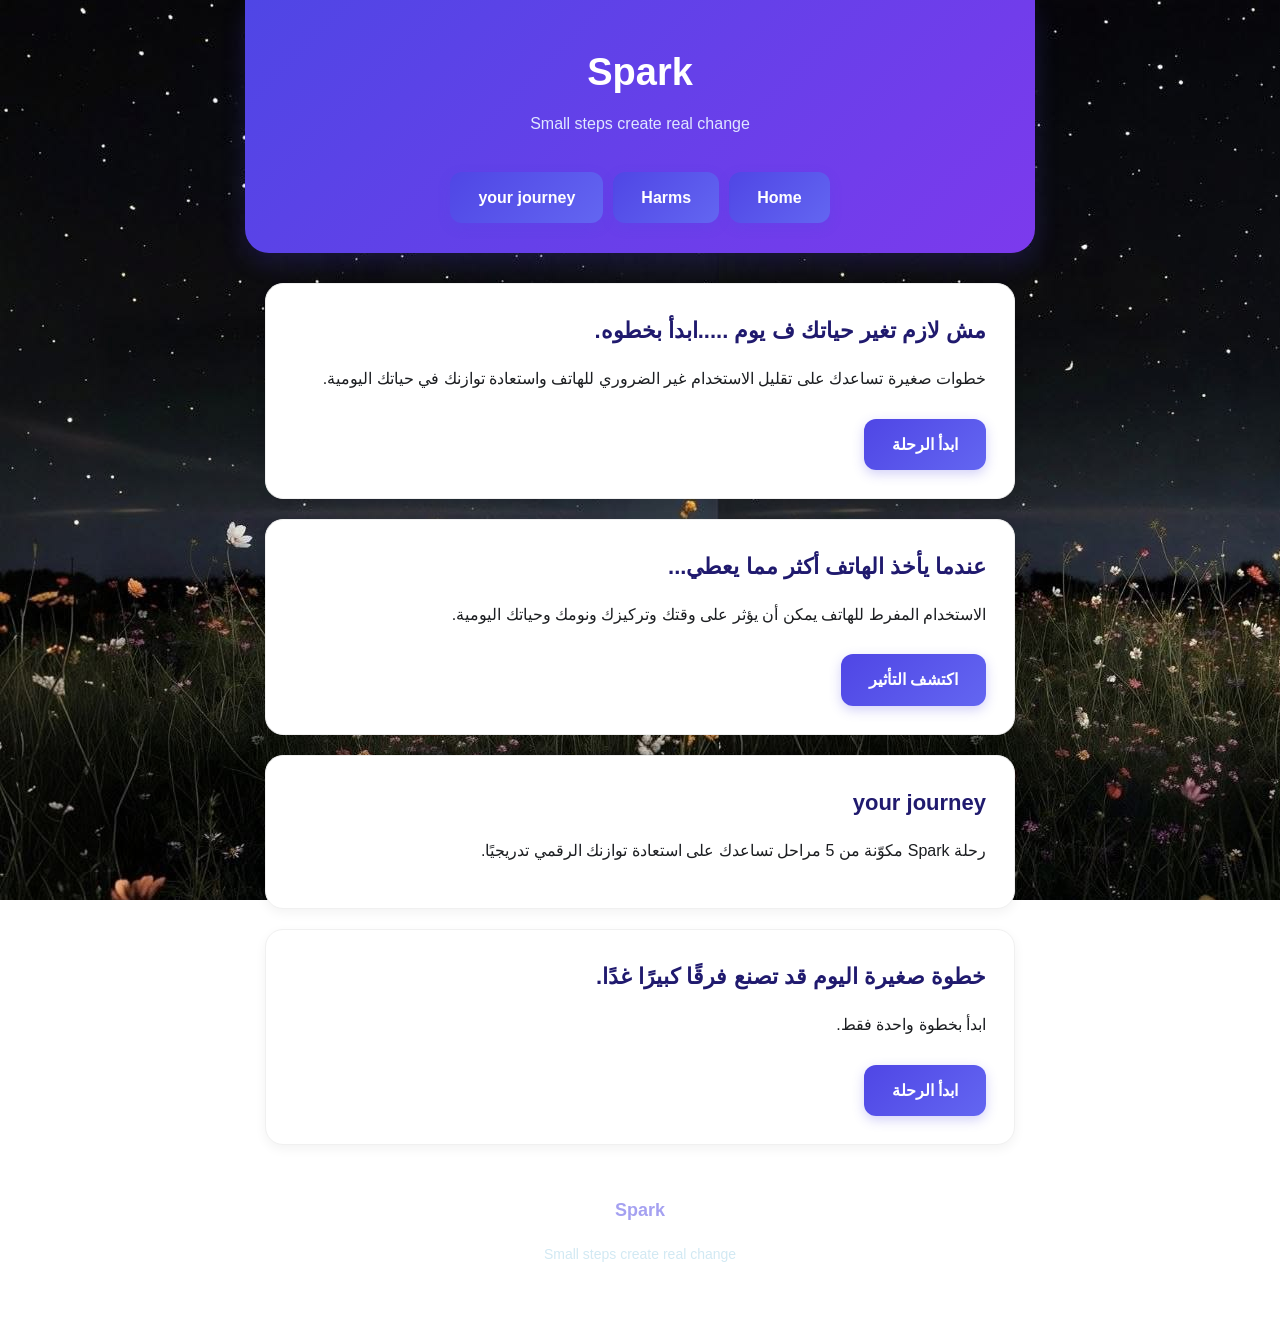
<file: index.html>
<!DOCTYPE html>
<html lang="ar" dir="rtl">

<head>
    <meta charset="UTF-8">
    <meta name="viewport" content="width=device-width, initial-scale=1.0">
    <title>Spark</title>
    <meta name="description" content="خلى وقتك ليك مش للشاشه .">
    <meta name="author" content="shahd mamdouh">
    <link rel="stylesheet" href="style.css">
    <link rel="icon" href="7.jpeg" type="image/x.ico">
</head>

<body>
    <header>
        <h1>Spark</h1>
        <p>Small steps create real change</p>
        <nav>
            <a href="index.html">Home</a>
            <a href="index2.html">Harms</a>
            <a href="index3.html">your journey</a>
        </nav>
    </header>


    <main>

        <section>
            <h2>مش لازم تغير حياتك ف يوم .....ابدأ بخطوه. </h2>
            <p>
                خطوات صغيرة تساعدك على تقليل الاستخدام غير الضروري للهاتف
                واستعادة توازنك في حياتك اليومية.
            </p>

            <a href="index3.html">ابدأ الرحلة</a>
        </section>


        <section>
            <h2>عندما يأخذ الهاتف أكثر مما يعطي...</h2>

            <p>
                الاستخدام المفرط للهاتف يمكن أن يؤثر على وقتك وتركيزك
                ونومك وحياتك اليومية.
            </p>

            <a href="index2.html">اكتشف التأثير</a>
        </section>


        <section>
            <h2>your journey</h2>
            <p> رحلة Spark مكوّنة من 5 مراحل تساعدك على استعادة توازنك الرقمي تدريجيًا.
            </p>

        </section>

        <section>
            <h2>خطوة صغيرة اليوم قد تصنع فرقًا كبيرًا غدًا.</h2>

            <p>ابدأ بخطوة واحدة فقط.</p>

            <a href="index3.html">ابدأ الرحلة</a>
        </section>

    </main>


    <footer>
        <h3>Spark</h3>
        <p>Small steps create real change</p>
    </footer>

</body>

</html>
</file>
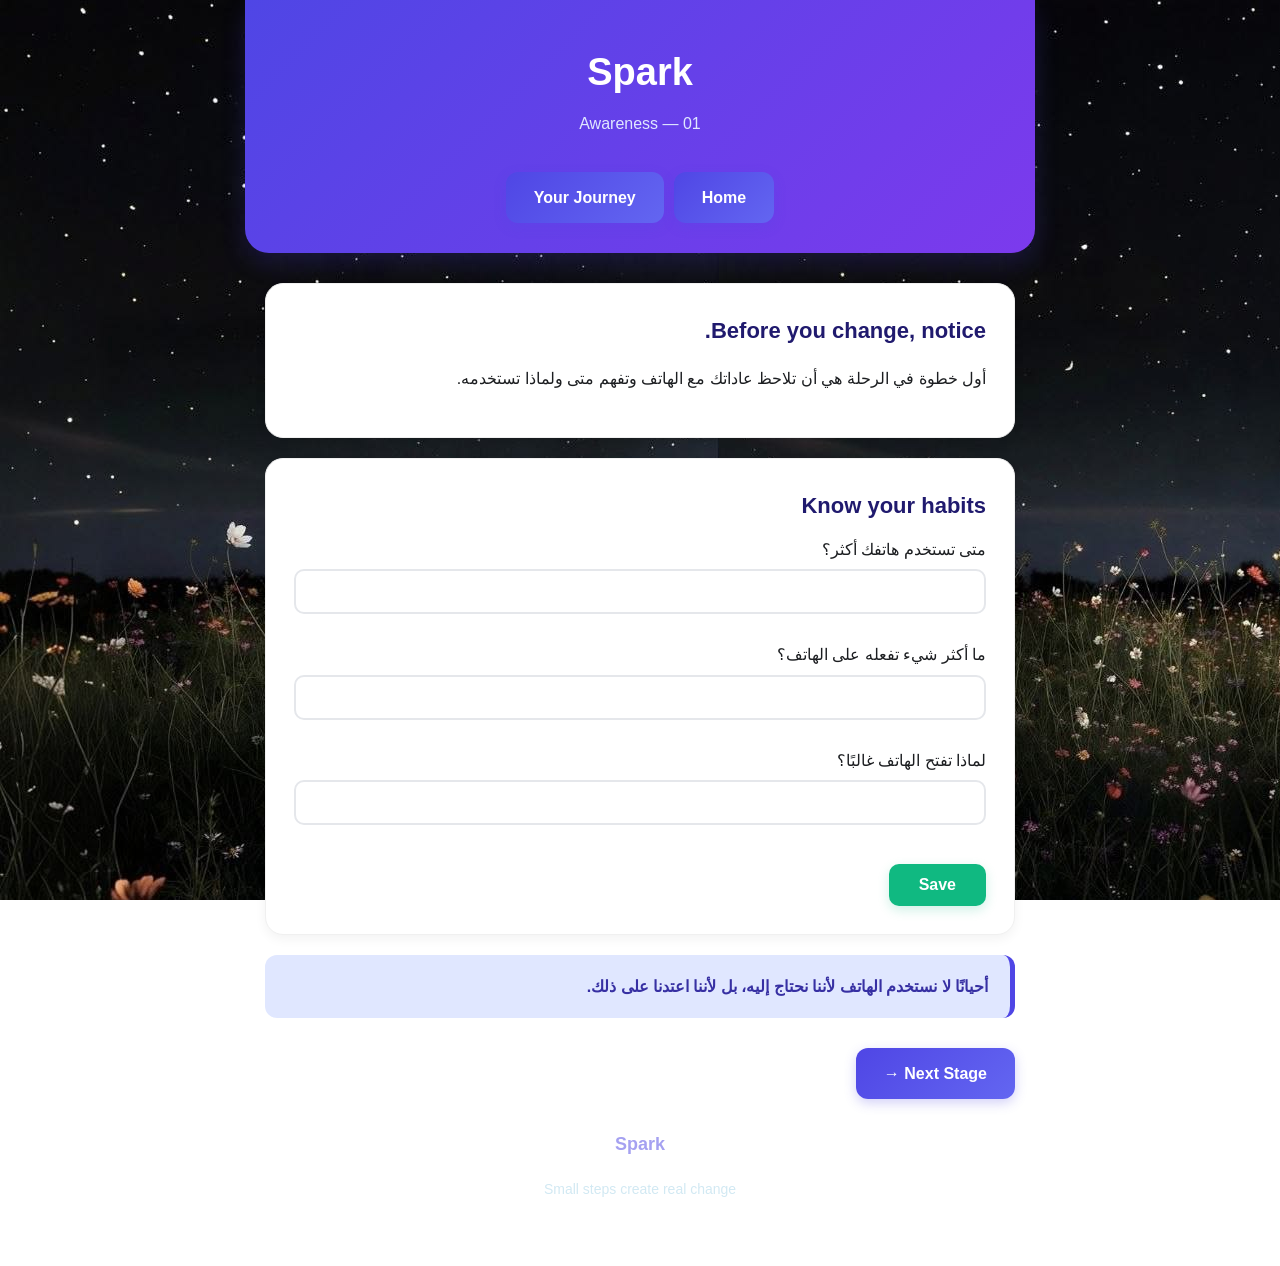
<file: awareness.html>
<!DOCTYPE html>
<html lang="ar" dir="rtl">

<head>
    <meta charset="UTF-8">
    <meta name="viewport" content="width=device-width, initial-scale=1.0">
    <title>Awareness</title>
    <meta name="description" content="Understand your relationship with your phone.">
    <link rel="stylesheet" href="style.css">
</head>

<body>

    <header>
        <h1>Spark</h1>
        <p>01 — Awareness</p> 
        <nav>
            <a href="index.html">Home</a>
            <a href="journey.html">Your Journey</a>
    
    </header>

    <main>

        <section>
            <h2>Before you change, notice.</h2>

            <p>
                أول خطوة في الرحلة هي أن تلاحظ عاداتك مع الهاتف
                وتفهم متى ولماذا تستخدمه.
            </p>
        </section>

        <section>

            <h2>Know your habits</h2>

            <form>

                <label ID="1">متى تستخدم هاتفك أكثر؟</label>
                <input  FOR="#1" type="text">

                <br><br>

                <label id="2">ما أكثر شيء تفعله على الهاتف؟</label>
                <input for="#2" type="text">

                <br><br>

                <label id="3">لماذا تفتح الهاتف غالبًا؟</label>
                <input for="#3" type="text">

                <br><br>

                <button>Save</button>

            </form>

        </section>

        <blockquote>
            أحيانًا لا نستخدم الهاتف لأننا نحتاج إليه،
            بل لأننا اعتدنا على ذلك.
        </blockquote>

        <a href="control.html">Next Stage →</a>

    </main>

    <footer>
        <h3>Spark</h3>
        <p>Small steps create real change</p>
    </footer>

</body>

</html>
</file>
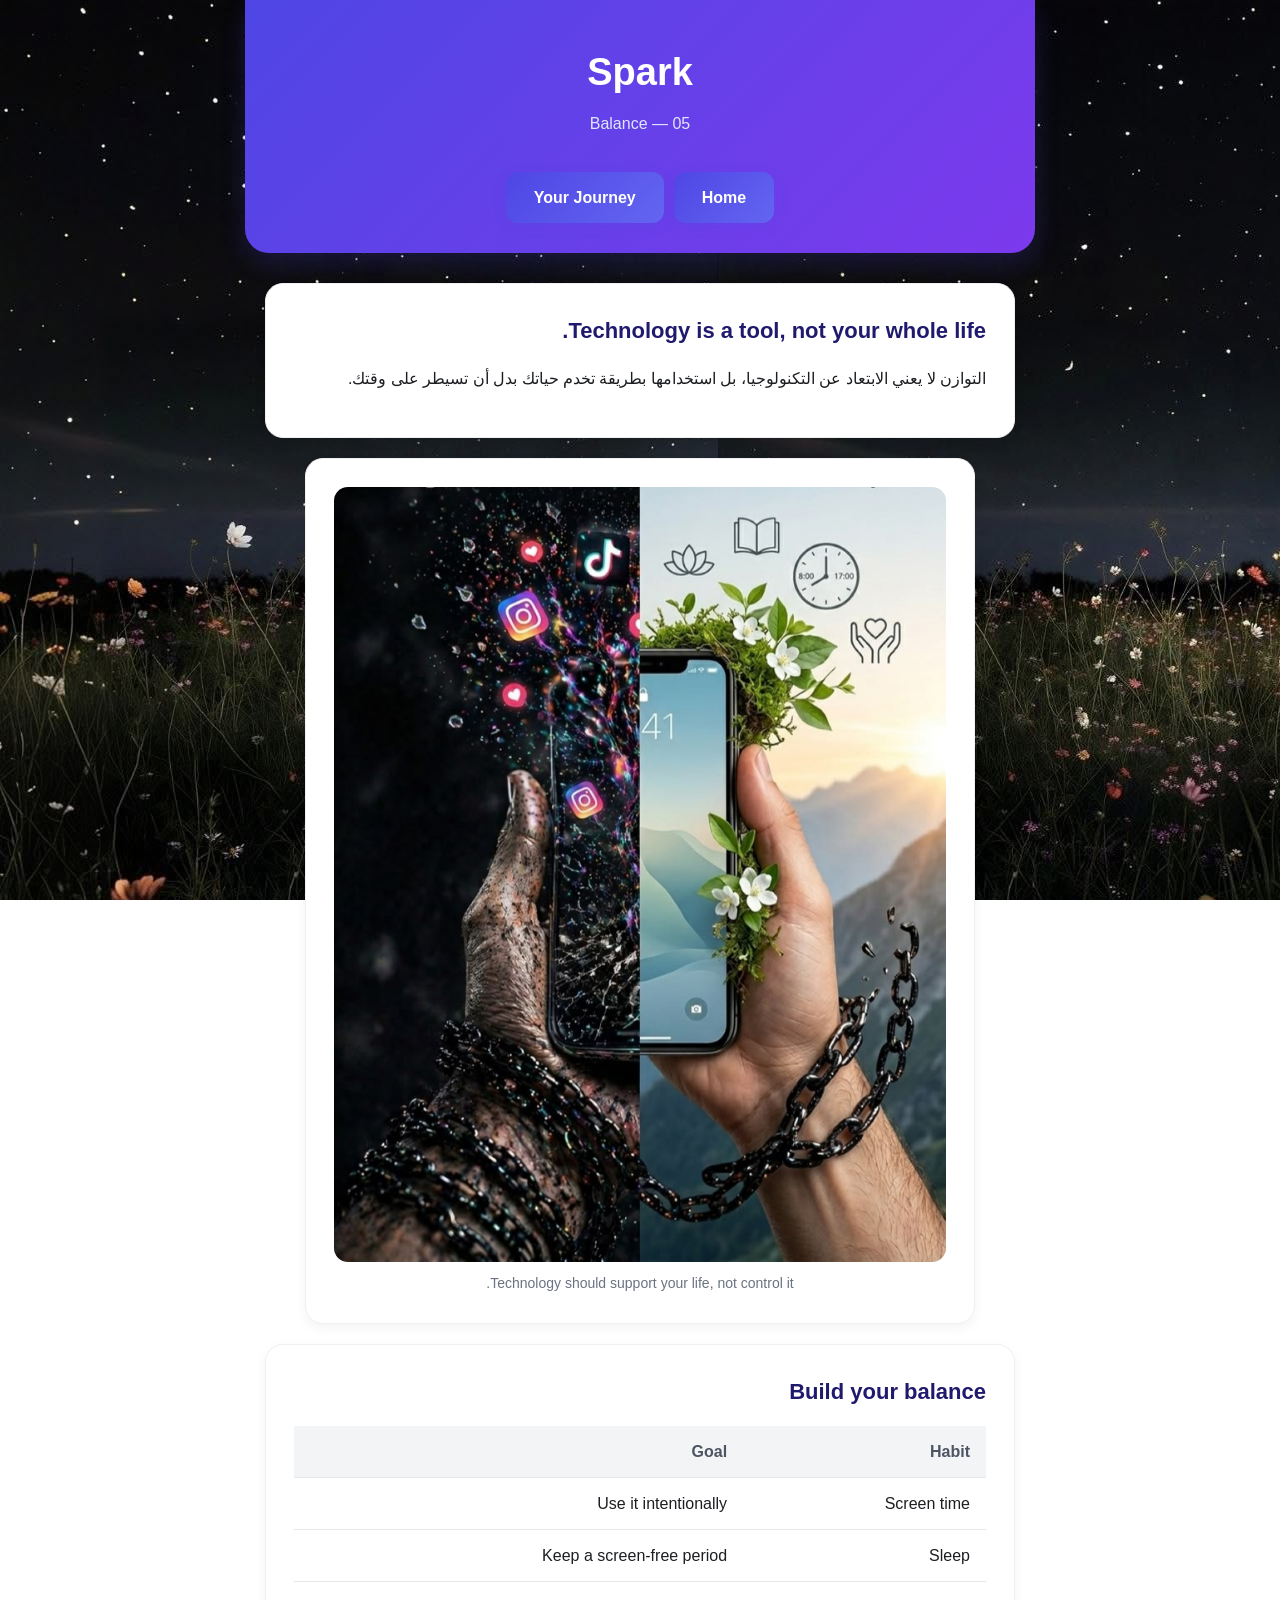
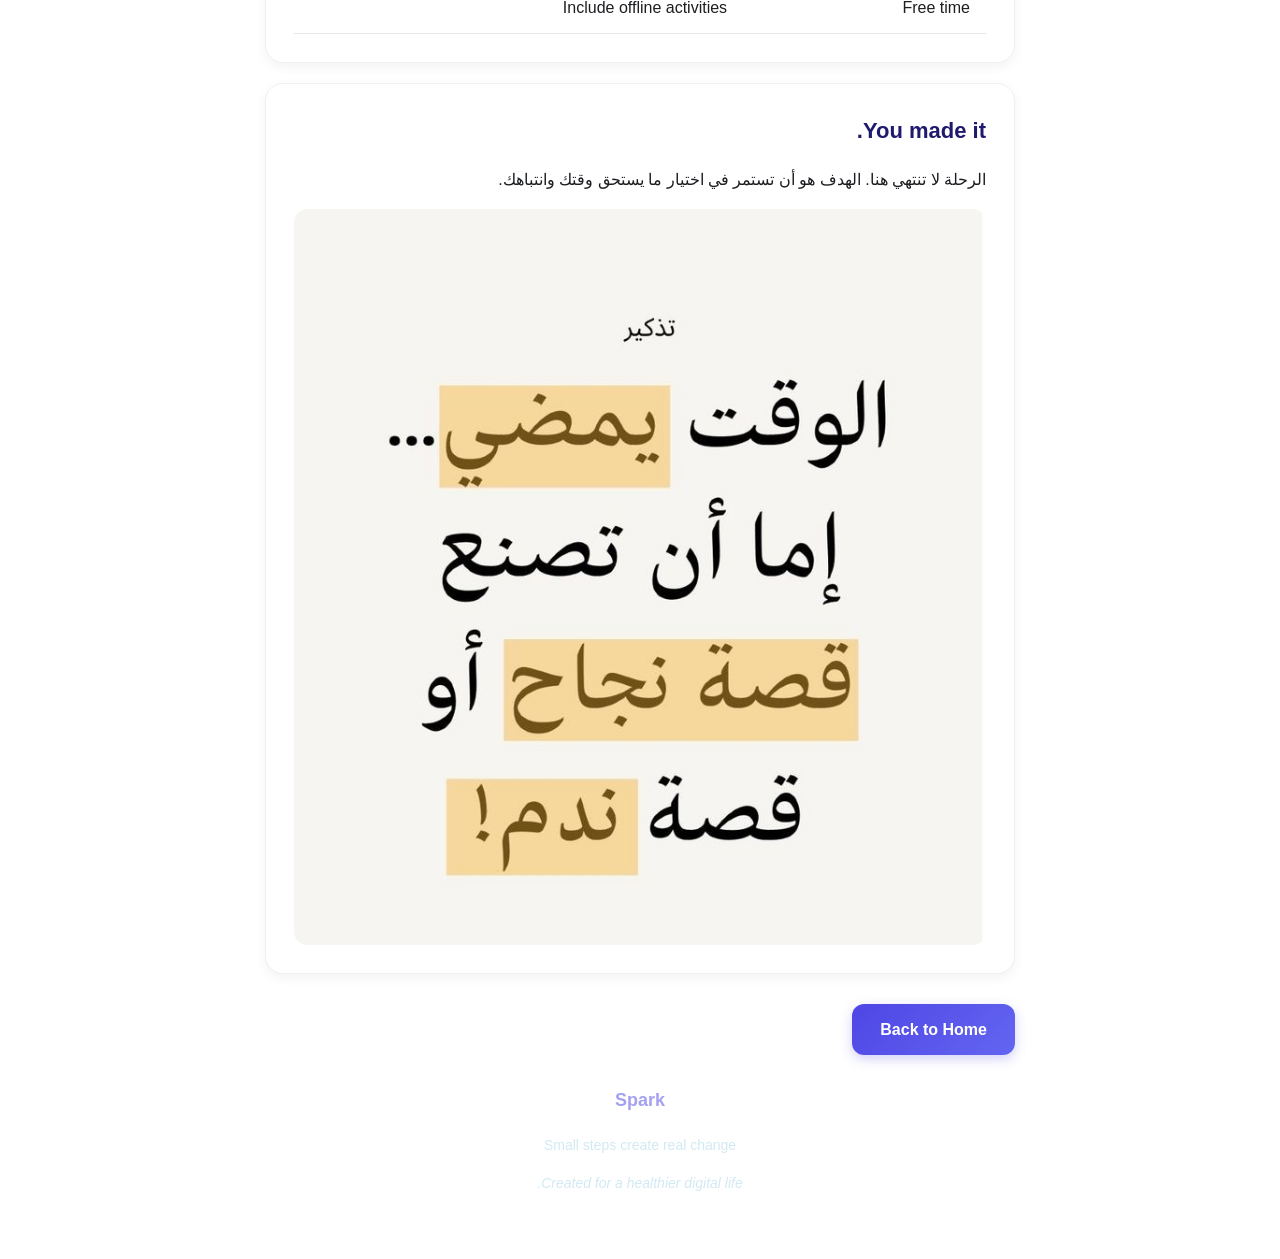
<file: balance.html>
<!DOCTYPE html>
<html lang="ar" dir="rtl">

<head>
    <meta charset="UTF-8">
    <meta name="viewport" content="width=device-width, initial-scale=1.0">
    <title>Balance | Spark</title>
    <link rel="stylesheet" href="style.css">
</head>

<body>

    <header>
        <h1>Spark</h1>
        <p>05 — Balance</p>

        <nav>
            <a href="index.html">Home</a>
            <a href="index3.html">Your Journey</a>
        </nav>
    </header>

    <main>

        <section>

            <h2>Technology is a tool, not your whole life.</h2>

            <p>
                التوازن لا يعني الابتعاد عن التكنولوجيا،
                بل استخدامها بطريقة تخدم حياتك بدل أن تسيطر على وقتك.
            </p>

        </section>

        <figure>

            <img src="balance.jpeg" alt="Digital balance">

            <figcaption>
                Technology should support your life, not control it.
            </figcaption>

        </figure>

        <section>

            <h2>Build your balance</h2>

            <table>

                <tr>
                    <th>Habit</th>
                    <th>Goal</th>
                </tr>

                <tr>
                    <td>Screen time</td>
                    <td>Use it intentionally</td>
                </tr>

                <tr>
                    <td>Sleep</td>
                    <td>Keep a screen-free period</td>
                </tr>

                <tr>
                    <td>Free time</td>
                    <td>Include offline activities</td>
                </tr>

            </table>

        </section>

        <section>

            <h2>You made it.</h2>

            <p>
                الرحلة لا تنتهي هنا.
                الهدف هو أن تستمر في اختيار ما يستحق وقتك وانتباهك.
            </p>
            <img src="quote.jpeg" alt="">

        </section>

        <a href="index.html">Back to Home</a>

    </main>

    <footer>

        <h3>Spark</h3>

        <p>Small steps create real change</p>

        <p>
           <i> Created for a healthier digital life.</i>
        </p>

    </footer>

</body>

</html>
</file>
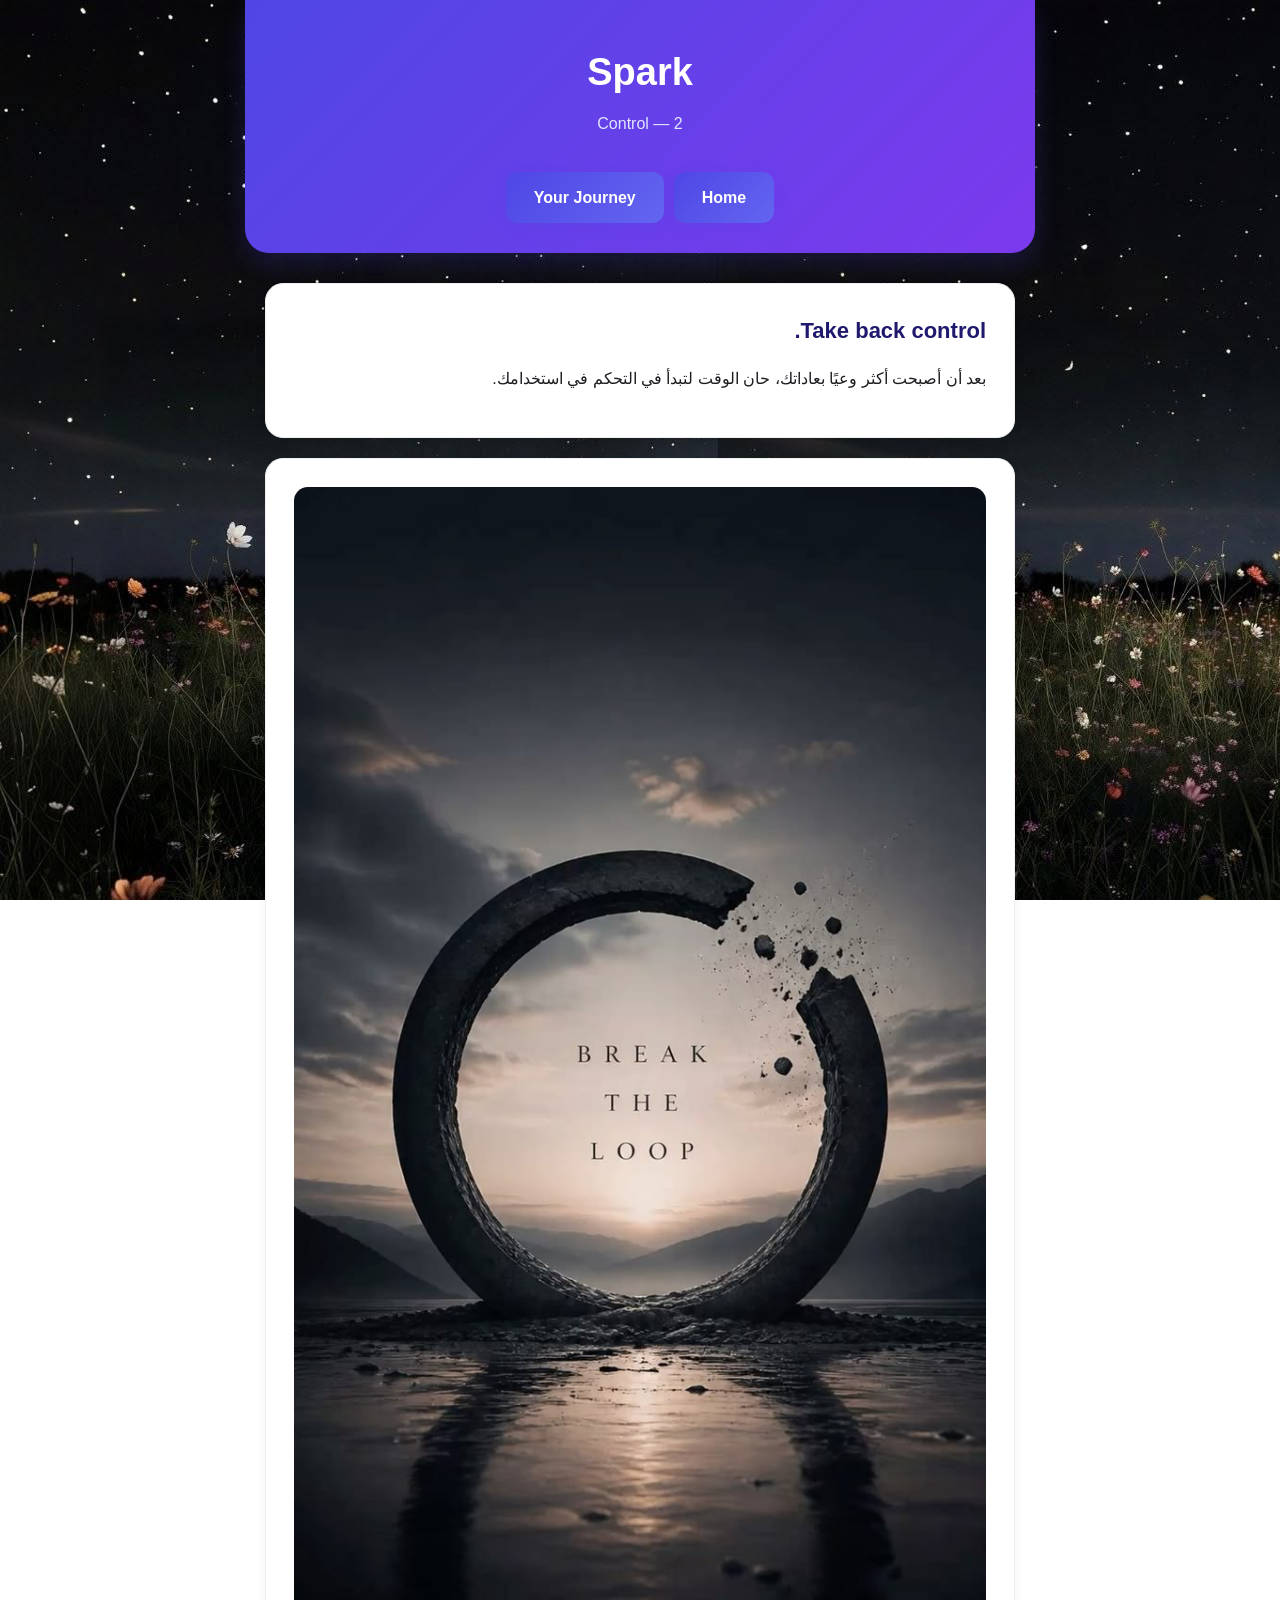
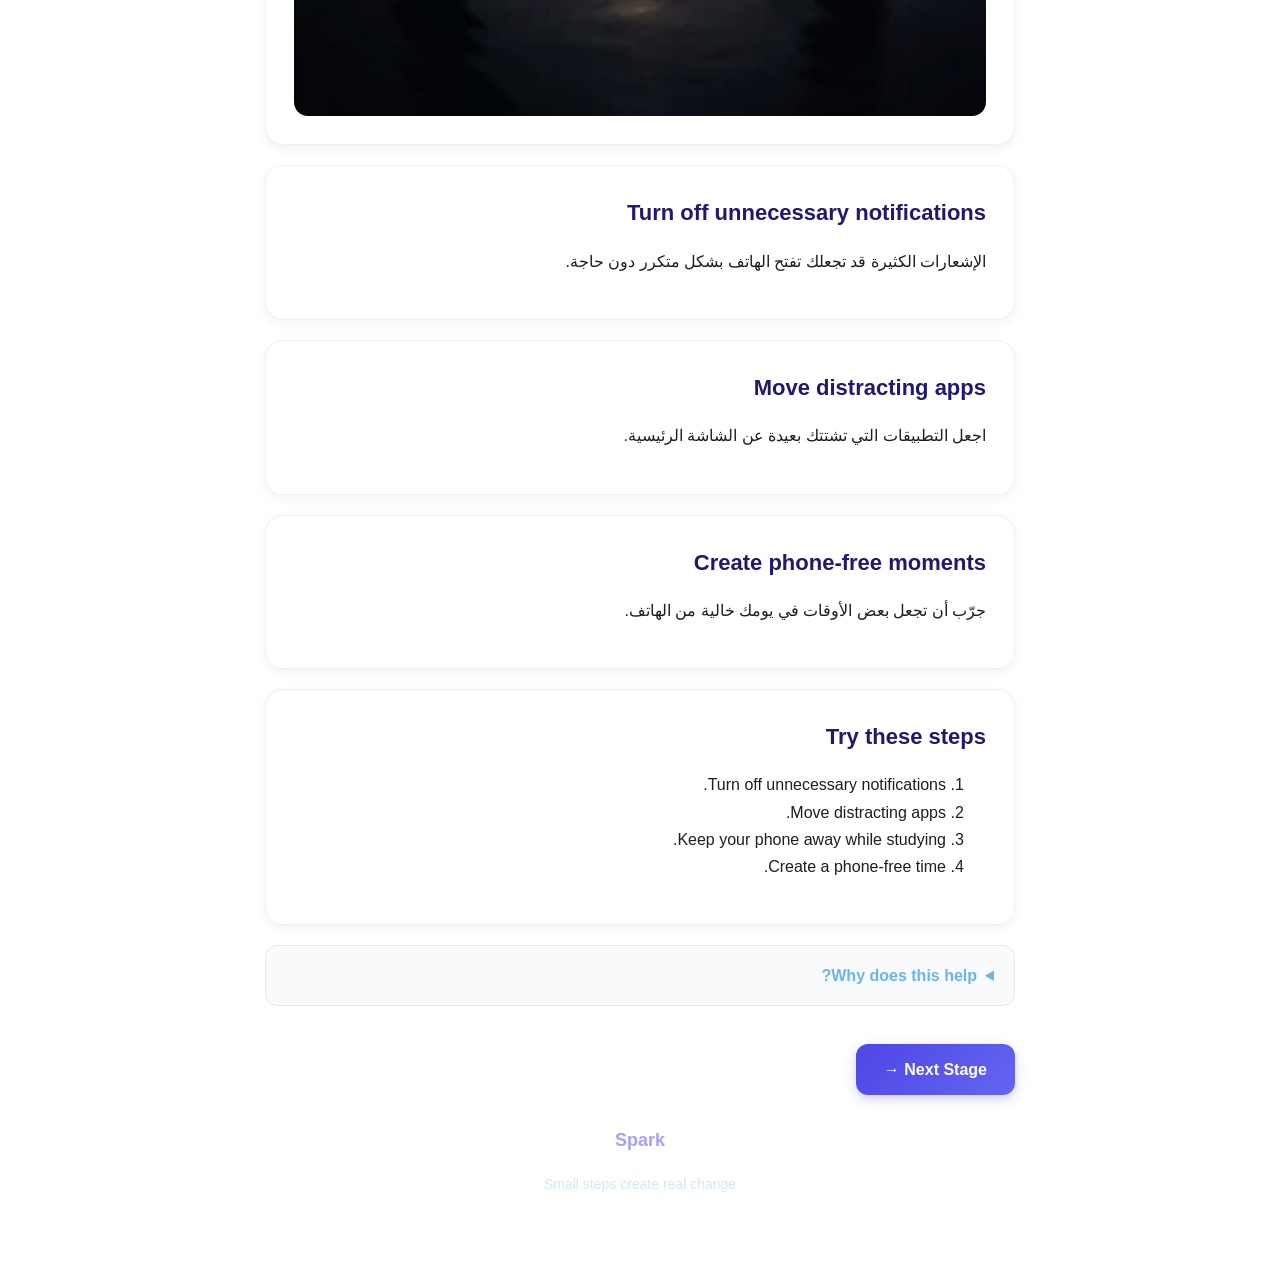
<file: control.html>
<!DOCTYPE html>
<html lang="ar" dir="rtl">

<head>
    <meta charset="UTF-8">
    <meta name="viewport" content="width=device-width, initial-scale=1.0">
    <title>Control</title>
    <link rel="stylesheet" href="style.css">
</head>

<body>

    <header>
        <h1>Spark</h1>
        <p>2 — Control</p>

        <nav>
            <a href="index.html">Home</a>
            <a href="index3.html">Your Journey</a>
        </nav>
    </header>

    <main>

        <section>
            <h2>Take back control.</h2>

            <p>
                بعد أن أصبحت أكثر وعيًا بعاداتك،
                حان الوقت لتبدأ في التحكم في استخدامك.
            </p>
        </section>
        <section><img src="control.jpeg" alt="break the loop">
        </section>

        <article>
            <h2>Turn off unnecessary notifications</h2>
            <p>
                الإشعارات الكثيرة قد تجعلك تفتح الهاتف
                بشكل متكرر دون حاجة.
            </p>
        </article>

        <article>
            <h2>Move distracting apps</h2>
            <p>
                اجعل التطبيقات التي تشتتك بعيدة عن الشاشة الرئيسية.
            </p>
        </article>

        <article>
            <h2>Create phone-free moments</h2>
            <p>
                جرّب أن تجعل بعض الأوقات في يومك خالية من الهاتف.
            </p>
        </article>

        <section>

            <h2>Try these steps</h2>

            <ol>
                <li>Turn off unnecessary notifications.</li>
                <li>Move distracting apps.</li>
                <li>Keep your phone away while studying.</li>
                <li>Create a phone-free time.</li>
            </ol>

        </section>

        <details>
            <summary>Why does this help?</summary>

            <p>
                تقليل المحفزات يجعل استخدام الهاتف
                أقل تلقائية ويساعدك على اتخاذ قرار واعٍ.
            </p>
        </details>

        <br>

        <a href="replace.html">Next Stage →</a>

    </main>

    <footer>
        <h3>Spark</h3>
        <p>Small steps create real change</p>
    </footer>

</body>

</html>
</file>
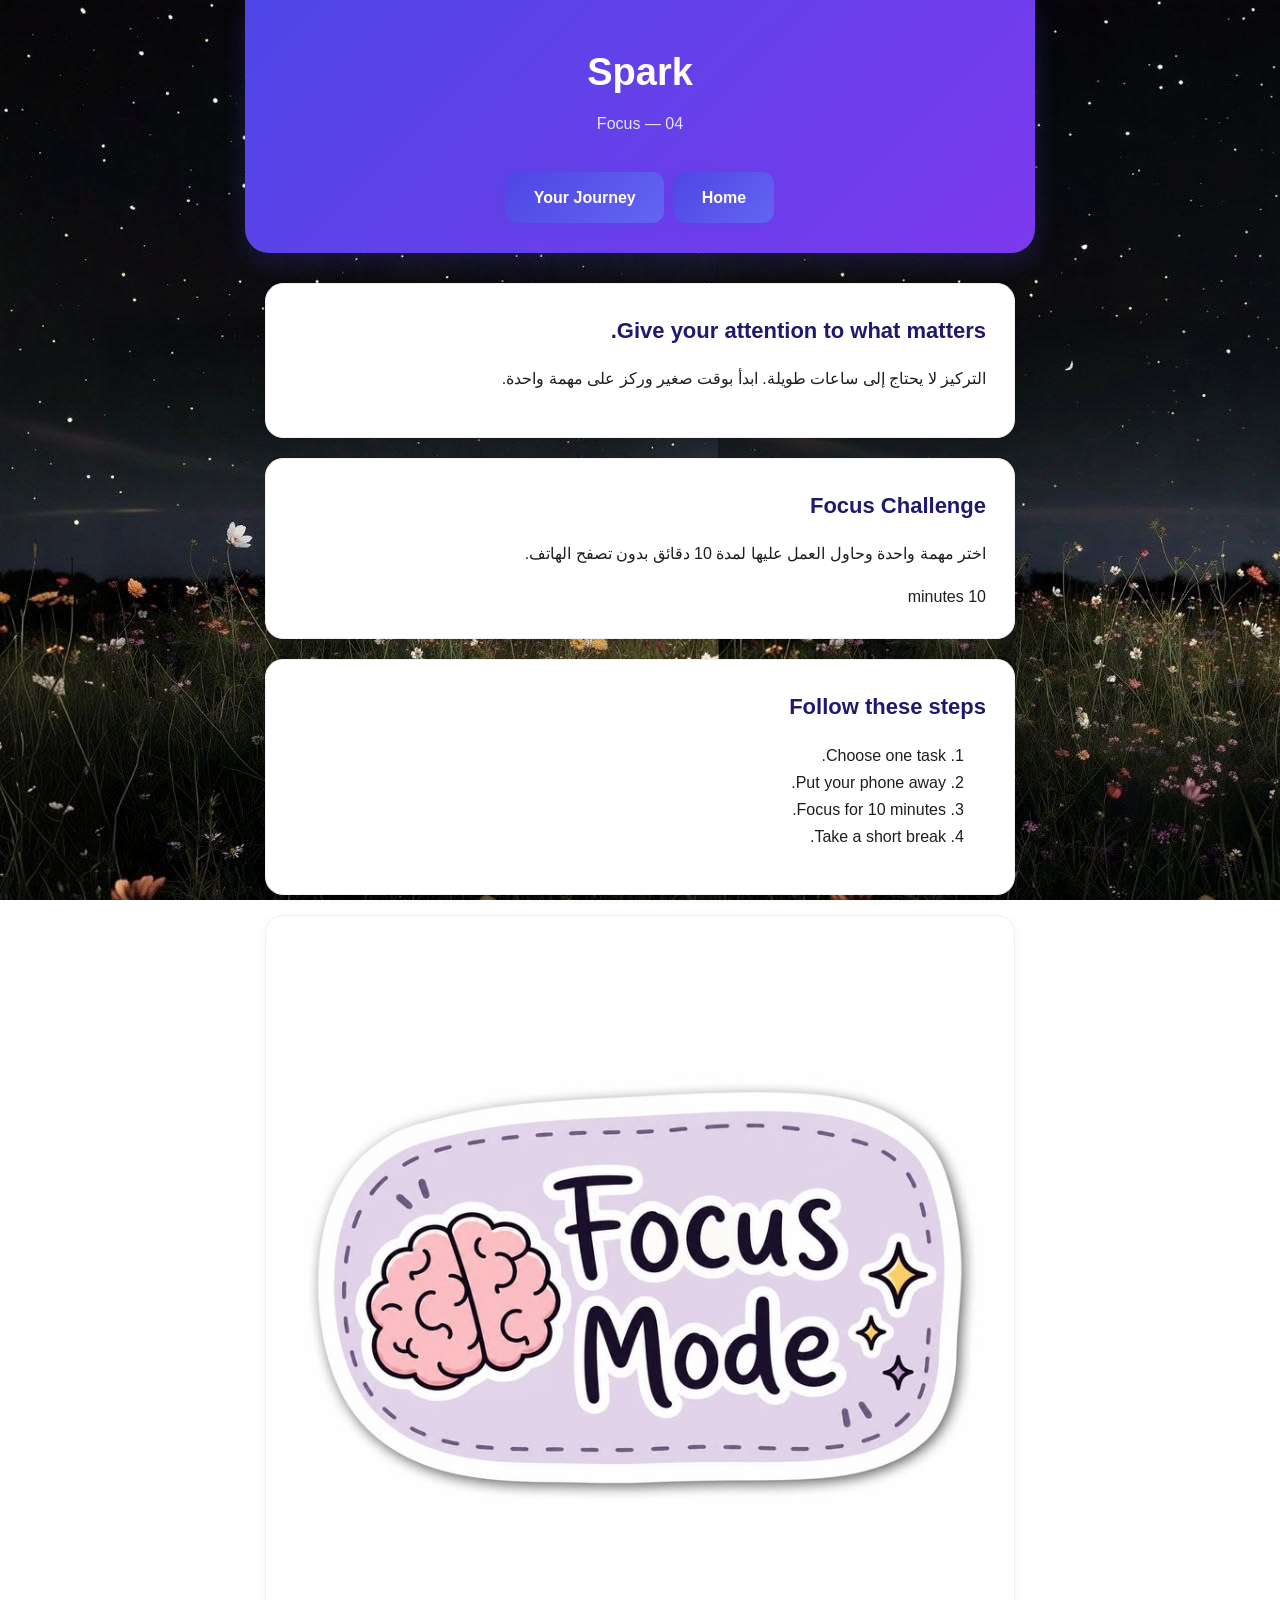
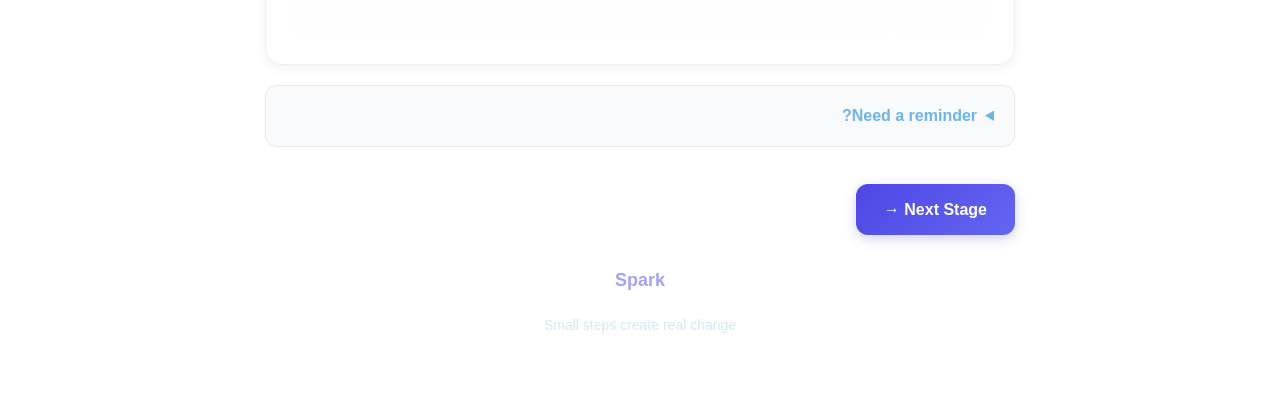
<file: focus.html>
<!DOCTYPE html>
<html lang="ar" dir="rtl">

<head>
    <meta charset="UTF-8">
    <meta name="viewport" content="width=device-width, initial-scale=1.0">
    <title>Focus</title>
    <link rel="stylesheet" href="style.css">
</head>

<body>

    <header>
        <h1>Spark</h1>
        <p>04 — Focus</p>

        <nav>
            <a href="index.html">Home</a>
            <a href="index3.html">Your Journey</a>
        </nav>
    </header>

    <main>

        <section>
            <h2>Give your attention to what matters.</h2>

            <p>
                التركيز لا يحتاج إلى ساعات طويلة.
                ابدأ بوقت صغير وركز على مهمة واحدة.
            </p>
        </section>

        <section>

            <h2>Focus Challenge</h2>

            <p>
                اختر مهمة واحدة وحاول العمل عليها
                لمدة 10 دقائق بدون تصفح الهاتف.
            </p>

            <time>10 minutes</time>

        </section>

        <section>

            <h2>Follow these steps</h2>

            <ol>
                <li>Choose one task.</li>
                <li>Put your phone away.</li>
                <li>Focus for 10 minutes.</li>
                <li>Take a short break.</li>
            </ol>

        </section>
        <section>
            <img src="focus.jpeg" alt="">
        </section>

        <details>
            <summary>Need a reminder?</summary>

            <p>
                لا تحاول أن تكون مثاليًا.
                مجرد البدء والمحاولة خطوة في الاتجاه الصحيح.
            </p>
        </details>

        <br>

        <a href="balance.html">Next Stage →</a>

    </main>

    <footer>
        <h3>Spark</h3>
        <p>Small steps create real change</p>
    </footer>

</body>

</html>
</file>
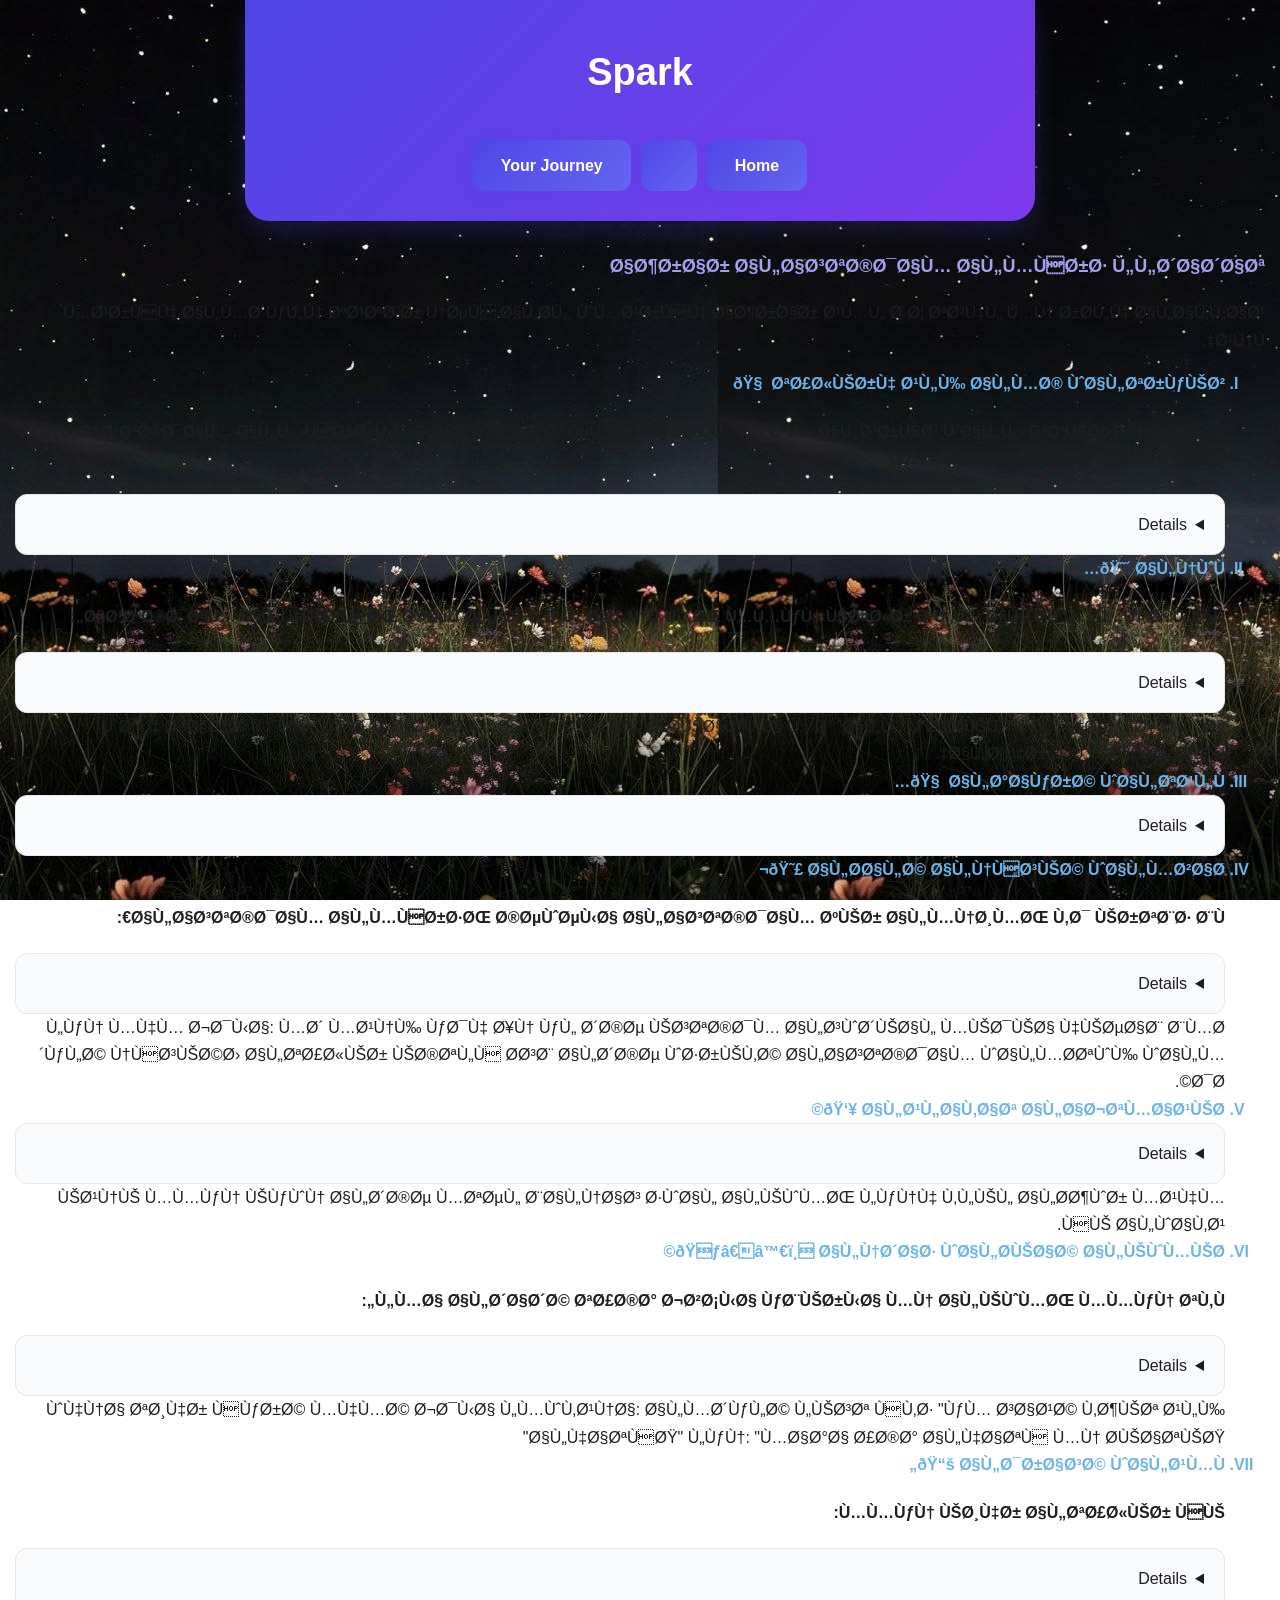
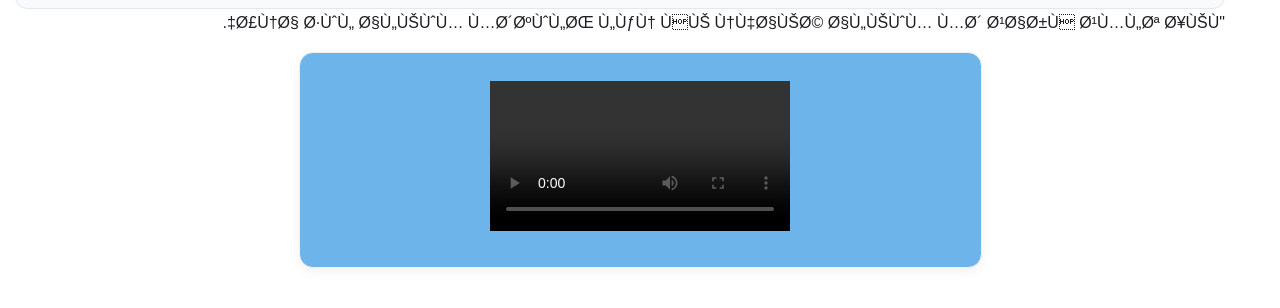
<file: index2.html>
<!DOCTYPE html>
<html lang="ar" dir="rtl">
    <head>
        <title>Harms</title>
        <meta name="charset"  content="UTF-8">
<link rel="stylesheet" href="style.css">

    </head>

<body>
    <header>
        <h1>Spark</h1>

    

        <nav>
            <a href="index.html">Home</a>
            <a href="index2.html"></a>
            <a href="index3.html">Your Journey</a>
        </nav>
    </header>
<main></main>
    <h3>اضرار الاستخدام المفرط للشاشات</h3>
    <p>معرفه المشكله تعتبر نصف الحل, ومعرفه اضرار عمل شئ تسهل من رحله الاقلاع عنه.</p>
    <ol type="I">
        <summary>
         <li> 🧠 تأثيره على المخ والتركيز</li></summary>
        <h4>>الاستخدام المفرط للشاشات، خصوصًا المحتوى السريع والمتغير باستمرار، ممكن يرتبط بـ</h4>
        <details>
        <ul>
            <li>صعوبة التركيز لفترات طويلة. </li>
            <li>التعود على التنقل المستمر بين المحتويات . </li>
            <li> الشعور بالملل بسرعة عند القيام بشيء هادئ.</li>
            <li> صعوبة البدء في المذاكرة أو العمل.</li>
            <li> الاعتماد على الموبايل لكسر أي لحظة ملل.</li>
            <li> تشتت الانتباه وكثرة مقاطعة المهمة التي تقومين بها.</li>
        </ul>
        </details>
        <summary><li>😴 النوم</li></summary>
        <h4>استخدام الهاتف، خصوصًا قبل النوم، ممكن يؤثر على النوم من خلال:</h4>
<details>
        <ul>

            <li>تأخير وقت النوم بسبب "سكرول خمس دقايق كمان".</li>
            <li>زيادة الاستثارة الذهنية قبل النوم.</li>
            <li>اضطراب روتين النوم.</li>
            <li>قلة النوم، والتي بدورها تؤثر على التركيز والمزاج والتعلم.</li>
        </ul>
        </details>
        وده جانب مهم جدًا؛ لأن المشكلة أحيانًا مش "الموبايل" وحده، وإنما السهر الناتج عنه.
       <summary> <li>🧠 الذاكرة والتعلم</li></summary>
        <details>
        <ul>
            <h4>لما الشخص ينتقل باستمرار بين محتويات قصيرة:</h4>
            <li> يقل الوقت الذي يقضيه في معالجة فكرة واحدة بعمق.</li>
            <li> يصبح التعلم العميق أصعب.</li>
            <li> المذاكرة قد تبدو مملة مقارنة بالمحتوى السريع.</li>
            <li> قد يقرأ الشخص كثيرًا لكن يحتفظ بالقليل.</li>
            <li> وده مهم جدًا لو الموقع موجه للطلاب.</li>
        </ul>
        </details>
       <summary> <li>😣 الحالة النفسية والمزاج
        </li></summary>
        <h4>الاستخدام المفرط، خصوصًا الاستخدام غير المنظم، قد يرتبط بـ:
        </h4>
        <details>
        <ul>
            <li>زيادة التوتر.</li>
            <li>الشعور بالضغط أو الإرهاق الذهني.</li>
            <li>المقارنة بالآخرين على السوشيال ميديا.</li>
            <li>انخفاض الرضا عن الحياة عند بعض الأشخاص.</li>
            <li>الشعور بالذنب بعد قضاء وقت طويل بدون هدف.</li>
            <li>استخدام الهاتف للهروب من المشاعر أو الملل.</li>
        </ul>
        </details>
        لكن مهم جدًا: مش معنى كده إن كل شخص يستخدم السوشيال ميديا هيصاب بمشكلة نفسية؛ التأثير يختلف حسب الشخص وطريقة
        الاستخدام والمحتوى والمدة.
      <summary>  <li> 👥 العلاقات الاجتماعية</li></summary>
        <details>
        <ul>
            <h4>الاستخدام الزائد ممكن يأثر على:</h4>
            <li> وقت حقيقي مع الأسرة.</li>
            <li> جودة الحوار مع الآخرين.</li>
            <li> الانتباه أثناء الحديث.</li>
            <li> المشاركة في الأنشطة الاجتماعية.</li>
            <li> الشعور بالعزلة رغم وجود تواصل إلكتروني مستمر.</li>
        </ul>
        </details>
        يعني ممكن يكون الشخص متصل بالناس طوال اليوم، لكنه قليل الحضور معهم في الواقع.
        <summary><li> 🏃‍♀️ النشاط والحياة اليومية</li></summary>

        <h4>لما الشاشة تأخذ جزءًا كبيرًا من اليوم، ممكن تقل:
        </h4>
        <details>
        <ul>
            <li> الحركة والنشاط البدني.</li>
            <li> الخروج.</li>
            <li> الهوايات.</li>
            <li> القراءة.</li>
            <li> تعلم مهارات جديدة.</li>
            <li> الوقت مع العائلة.</li>
            <li> الأنشطة الاجتماعية.</li>
            <li> التجارب الجديدة.</li>
        </ul>
        </details>
        وهنا تظهر فكرة مهمة جدًا لموقعنا:
        المشكلة ليست فقط "كم ساعة قضيت على الهاتف؟"
        لكن: "ماذا أخذ الهاتف من حياتي؟"
       <summary> <li> 📚 الدراسة والعمل</li></summary>
        <h4>ممكن يظهر التأثير في:
        </h4>
        <details>
        <ul>
            <li> التسويف.</li>
            <li> صعوبة البدء.</li>
            <li> فتح الهاتف أثناء المذاكرة.</li>
            <li> فقدان التركيز بسبب الإشعارات.</li>
            <li> الانتقال المستمر بين المهام.</li>
            <li> قضاء وقت طويل في إنجاز شيء كان يمكن إنجازه أسرع.</li>
            <li> الشعور بأن الدراسة/العمل "ممل" جدًا.</li>
        </ul>
        </details>
        "أنا طول اليوم مشغول، لكن في نهاية اليوم مش عارف عملت إيه.
    </ol>
    
    
      <section id="video">
        <video controls >
        <source src="video1.mp4" type="video/mp4" >
    </main>      
    <footer>
        
        <h3>Spark/h3>
        <p>Small steps create real change</p>
    </footer>

</body>

</html>
</file>
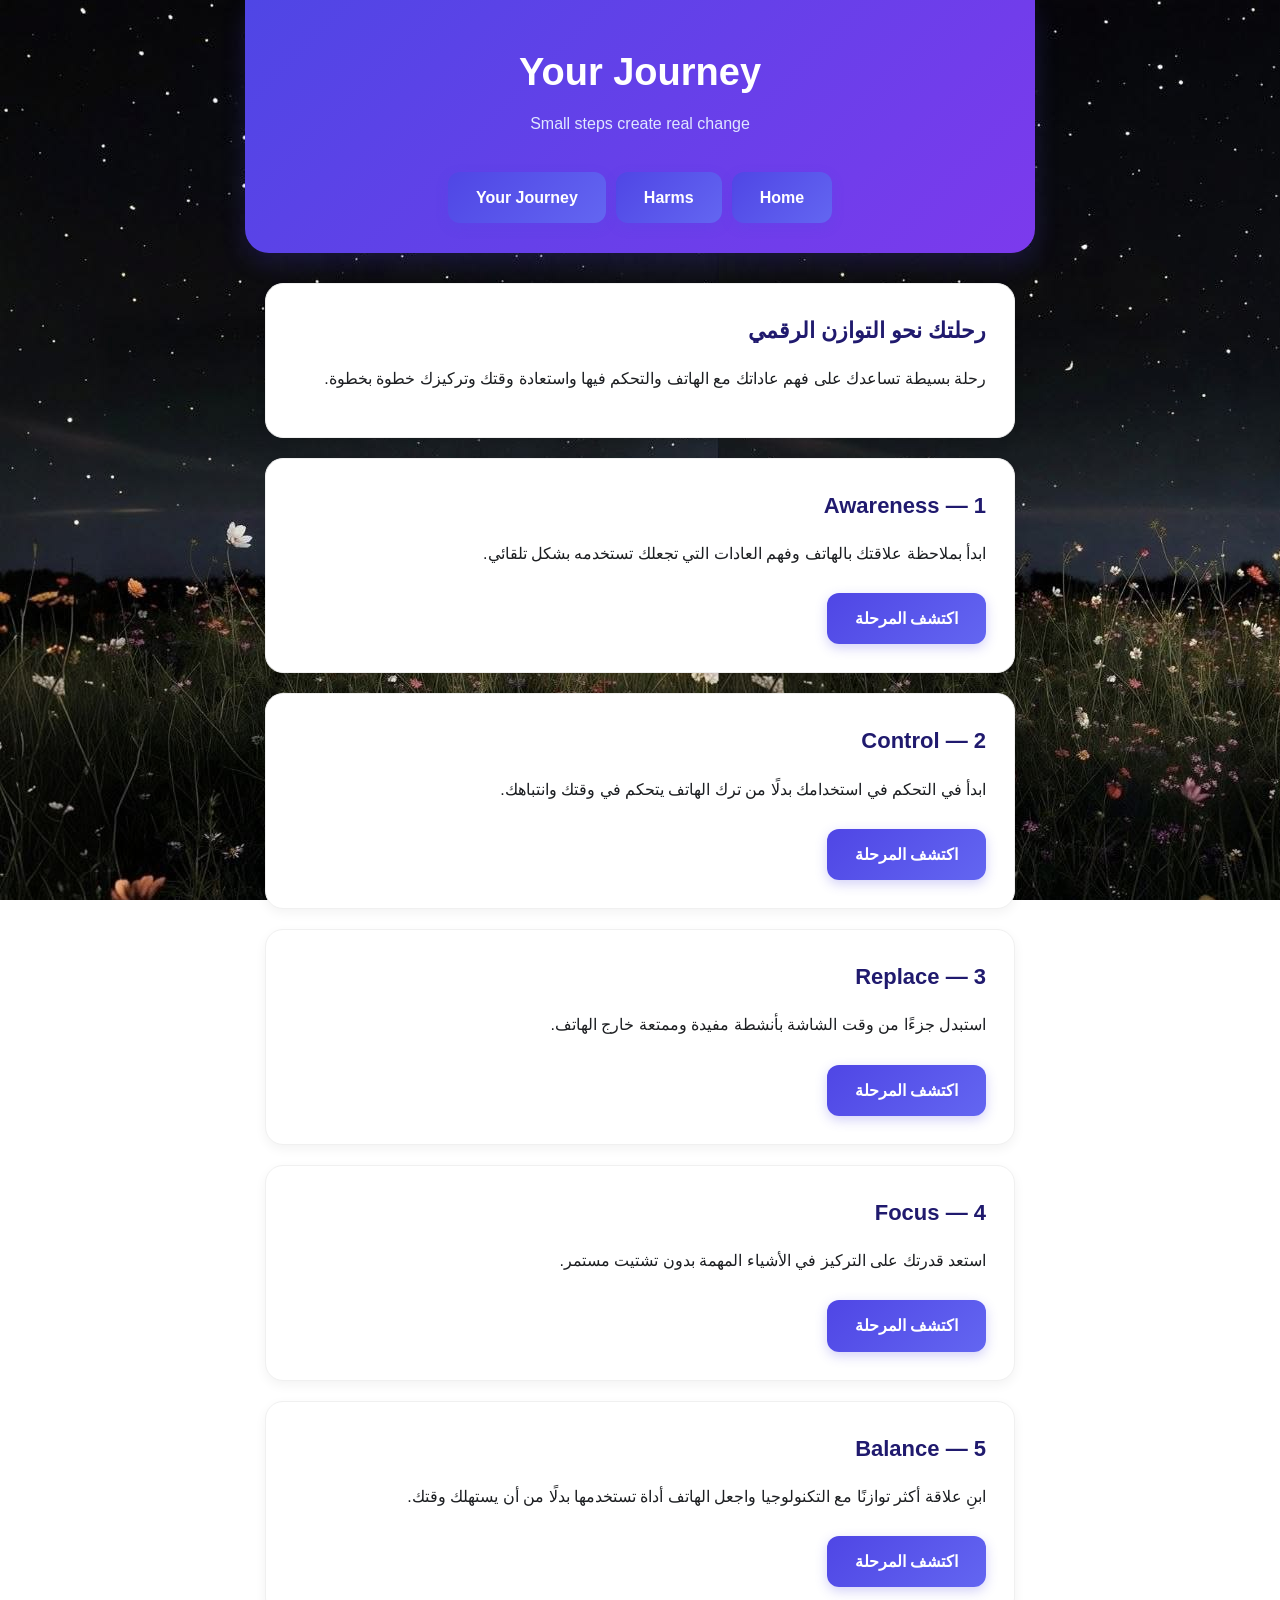
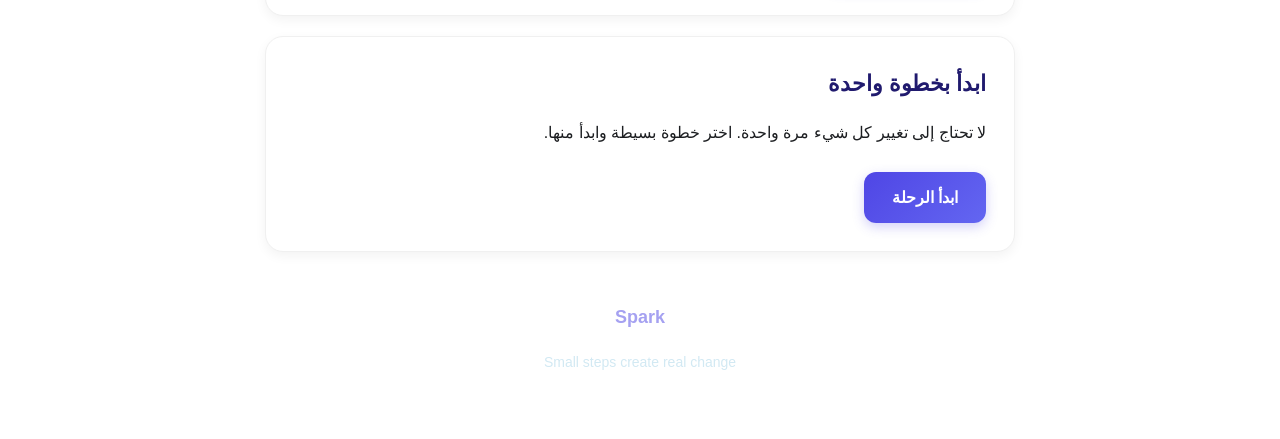
<file: index3.html>
<!DOCTYPE html>
<html lang="ar" dir="rtl">

<head>
    <meta charset="UTF-8">
    <meta name="viewport" content="width=device-width, initial-scale=1.0">
    <title>Your  Journey </title>
     <meta name="description" content="رحلة تدريجية لاستعادة التوازن الرقمي."> 
    <link rel="stylesheet" href="style.css">
</head>

<body>

    <header>
        <h1>Your  Journey</h1>
        <p>Small steps create real change</p>

        <nav>
            <a href="index.html">Home</a>
            <a href="index2.html">Harms</a>
            <a href="index3.html">Your Journey</a>
        </nav>
    </header>


    <main>

        <section>
            <h2>رحلتك نحو التوازن الرقمي</h2>

            <p>
                رحلة بسيطة تساعدك على فهم عاداتك مع الهاتف
                والتحكم فيها واستعادة وقتك وتركيزك خطوة بخطوة.
            </p>
        </section>


        <section>
            <h2>1 — Awareness</h2>

            <p>
                ابدأ بملاحظة علاقتك بالهاتف وفهم العادات
                التي تجعلك تستخدمه بشكل تلقائي.
            </p>

            <a href="awareness.html">اكتشف المرحلة</a>
        </section>


        <section>
            <h2>2 — Control</h2>

            <p>
                ابدأ في التحكم في استخدامك بدلًا من ترك الهاتف
                يتحكم في وقتك وانتباهك.
            </p>

            <a href="control.html">اكتشف المرحلة</a>
        </section>


        <section>
            <h2>3 — Replace</h2>

            <p>
                استبدل جزءًا من وقت الشاشة بأنشطة مفيدة
                وممتعة خارج الهاتف.
            </p>

            <a href="replace.html">اكتشف المرحلة</a>
        </section>


        <section>
            <h2>4 — Focus</h2>

            <p>
                استعد قدرتك على التركيز في الأشياء المهمة
                بدون تشتيت مستمر.
            </p>

            <a href="focus.html">اكتشف المرحلة</a>
        </section>


        <section>
            <h2>5 — Balance</h2>

            <p>
                ابنِ علاقة أكثر توازنًا مع التكنولوجيا
                واجعل الهاتف أداة تستخدمها بدلًا من أن يستهلك وقتك.
            </p>

            <a href="balance.html">اكتشف المرحلة</a>
        </section>


        <section>
            <h2>ابدأ بخطوة واحدة</h2>

            <p>
                لا تحتاج إلى تغيير كل شيء مرة واحدة.
                اختر خطوة بسيطة وابدأ منها.
            </p>

            <a href="awareness.html">ابدأ الرحلة</a>
        </section>

    </main>


    <footer>
        <h3>Spark</h3>
        <p>Small steps create real change</p>
    </footer>

</body>

</html>
</file>
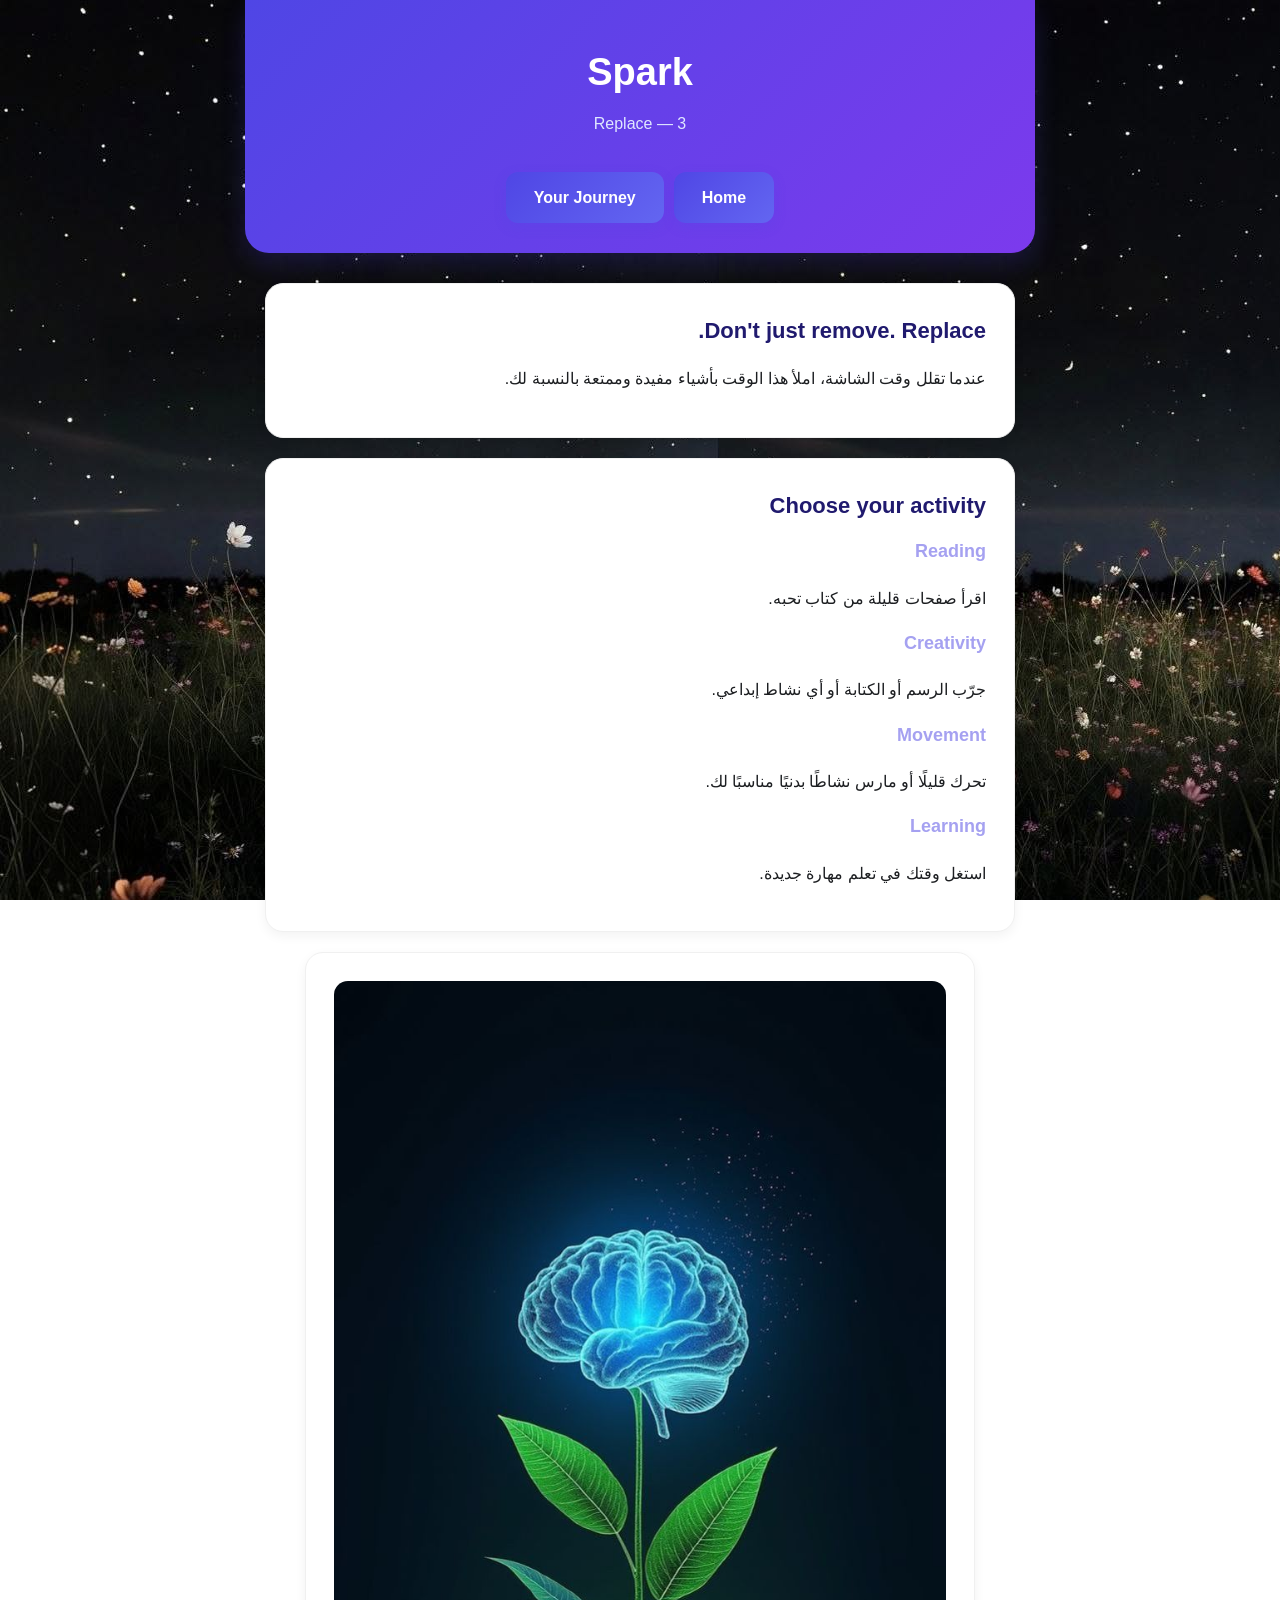
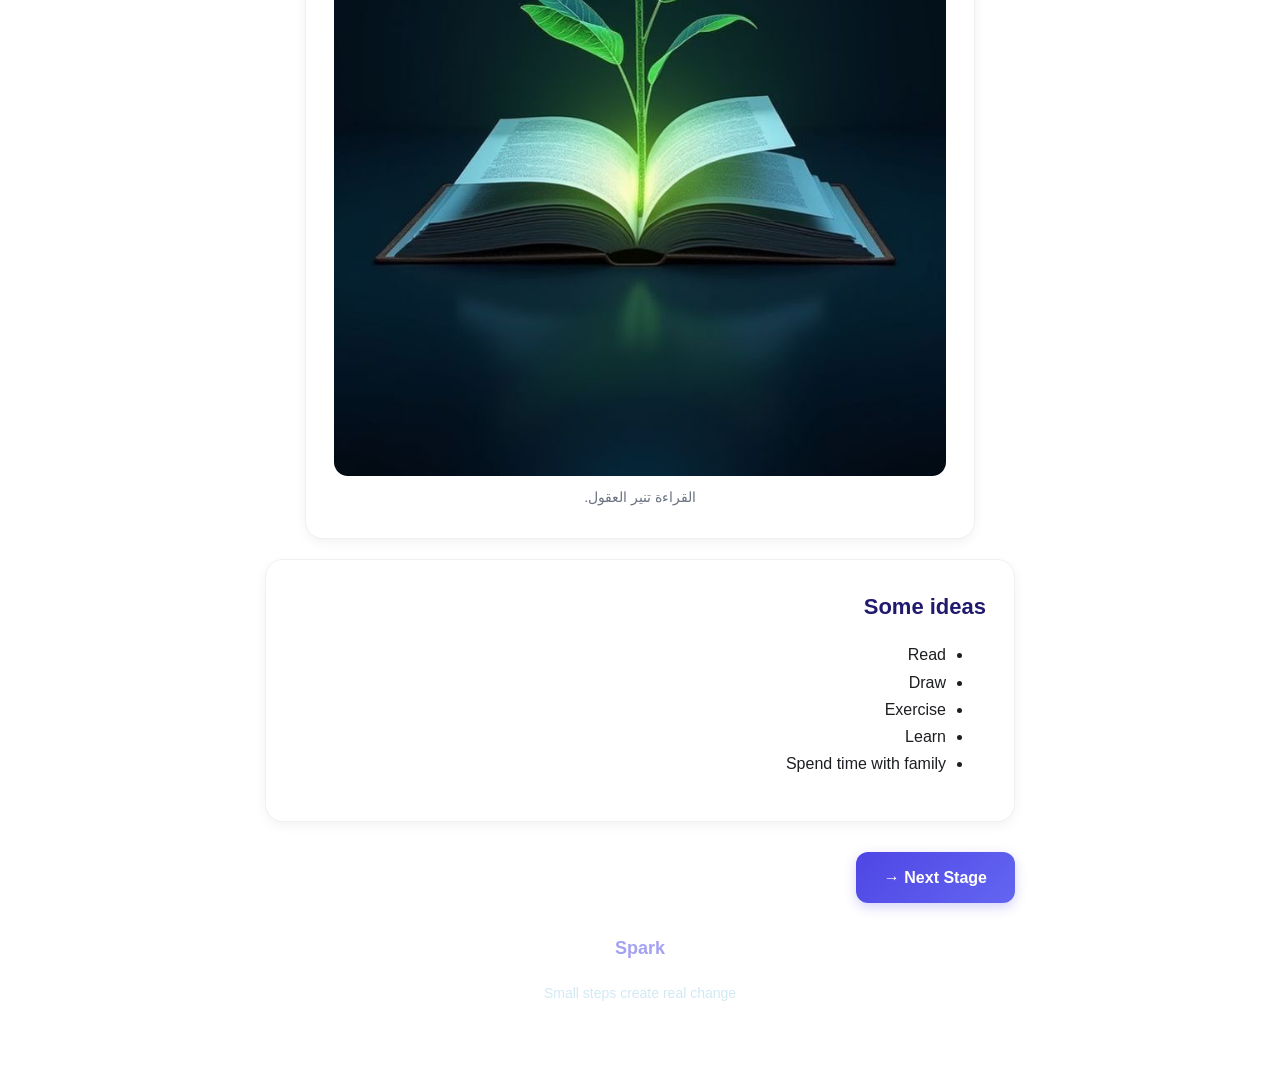
<file: replace.html>
<!DOCTYPE html>
<html lang="ar" dir="rtl">

<head>
    <meta charset="UTF-8">
    <meta name="viewport" content="width=device-width, initial-scale=1.0">
    <title>Replace | Spark</title>
    <link rel="stylesheet" href="style.css">
</head>

<body>

    <header>
        <h1>Spark</h1>
        <p>3 — Replace</p>

        <nav>
            <a href="index.html">Home</a>
            <a href="index3.html">Your Journey</a>
        </nav>
    </header>

    <main>

        <section>
            <h2>Don't just remove. Replace.</h2>

            <p>
                عندما تقلل وقت الشاشة، املأ هذا الوقت
                بأشياء مفيدة وممتعة بالنسبة لك.
            </p>
        </section>

        <section>

            <h2>Choose your activity</h2>

            <div>
                <h3>Reading</h3>
                <p>اقرأ صفحات قليلة من كتاب تحبه.</p>
            </div>

            <div>
                <h3>Creativity</h3>
                <p>جرّب الرسم أو الكتابة أو أي نشاط إبداعي.</p>
            </div>

            <div>
                <h3>Movement</h3>
                <p>تحرك قليلًا أو مارس نشاطًا بدنيًا مناسبًا لك.</p>
            </div>

            <div>
                <h3>Learning</h3>
                <p>استغل وقتك في تعلم مهارة جديدة.</p>
            </div>

        </section>

        <figure>
            <img src="reading.jpeg" alt="Reading a book">
            <figcaption>
                القراءة تنير العقول.
            </figcaption>
        </figure>

        <section>

            <h2>Some ideas</h2>

            <ul>
                <li>Read</li>
                <li>Draw</li>
                <li>Exercise</li>
                <li>Learn</li>
                <li>Spend time with family</li>
            </ul>

        </section>

        <a href="focus.html">Next Stage →</a>

    </main>

    <footer>
        <h3>Spark</h3>
        <p>Small steps create real change</p>
    </footer>

</body>

</html>
</file>
<file: style.css>
body {
    font-family: 'Segoe UI', Arial, sans-serif;
   background-image: url("background2.jpeg");
background-attachment: fixed;
    color: #1c1e21;
    line-height: 1.7;
    margin: 0;
    padding: 0 15px 40px;
    direction: rtl;
}

main, header, footer {
    max-width: 750px;
    margin: 0 auto;
}
header {
    background: linear-gradient(135deg, #4f46e5, #7c3aed);
    color: #ffffff;
    text-align: center;
    padding: 40px 20px 30px;
    border-radius: 0 0 24px 24px;
    margin-bottom: 30px;
    box-shadow: 0 10px 25px rgba(79, 70, 229, 0.2);
}

header h1 {
    font-size: 38px;
    margin: 0 0 5px 0;
    font-weight: 800;
}
header p {
    color: #e0e7ff;
    font-size: 16px;
    margin: 0;
}

nav {
    margin-top: 25px;
    display: flex;
    justify-content: center;
    gap: 10px;
    flex-wrap: wrap;
}

nav a {
    color: #ffffff;
    text-decoration: none;
    font-weight: 600;
    padding: 8px 18px;
    border-radius: 20px;
    background-color: rgba(255, 255, 255, 0.15);
    transition: 0.3s;
}

nav a:hover {
    background-color: #ffffff;
    color: #4f46e5;
}

section, article, figure {
    background-color: #ffffff;
    padding: 28px;
    margin-bottom: 20px;
    border-radius: 18px;
    box-shadow: 0 4px 12px rgba(0, 0, 0, 0.05);
    border: 1px solid #f0f0f0;
    transition: transform 0.2s, box-shadow 0.2s;
}
section:hover, article:hover {
    transform: translateY(-3px);
    box-shadow: 0 8px 20px rgba(0, 0, 0, 0.08);
}

h2 {
    color: #201a6e;
    font-size: 22px;
    margin-top: 0;
    margin-bottom: 12px;
}

h3 {
    color: #a5a1f1;
    font-size: 18px;
    margin-top: 0;
}

a[href$=".html"] {
    display: inline-block;
    background: linear-gradient(135deg, #4f46e5, #6366f1);
    color: #ffffff;
    padding: 12px 28px;
    text-decoration: none;
    border-radius: 12px;
    font-weight: bold;
    margin-top: 10px;
    box-shadow: 0 4px 12px rgba(79, 70, 229, 0.25);
    transition: 0.3s;
}

a[href$=".html"]:hover {
    opacity: 0.9;
    transform: scale(1.02);
}

input[type="text"] {
    width: 100%;
    padding: 12px 16px;
    margin-top: 6px;
    border: 2px solid #e5e7eb;
    border-radius: 10px;
    box-sizing: border-box;
    font-size: 15px;
    outline: none;
    transition: 0.2s;
}

input[type="text"]:focus {
    border-color: #6366f1;
    background-color: #fafafa;
}

button {
    background-color: #10b981;
    color: #ffffff;
    padding: 12px 30px;
    border: none;
    border-radius: 10px;
    font-size: 16px;
    font-weight: bold;
    cursor: pointer;
    margin-top: 12px;
    box-shadow: 0 4px 12px rgba(16, 185, 129, 0.2);
    transition: 0.2s;
}

button:hover {
    background-color: #059669;
}

blockquote {
    background-color: #eeefbe;
    background: #e0e7ff;
    color: #3730a3;
    border-right: 5px solid #4f46e5;
    padding: 18px 22px;
    margin: 20px 0;
    border-radius: 12px;
    font-weight: 600;
}

details {
    background-color: #f9fafb;
    padding: 16px 20px;
    border-radius: 12px;
    border: 1px solid #e5e7eb;
}

summary {
    font-weight: bold;
    color: #6db4ea;
    cursor: pointer;
}

table {
    width: 100%;
    border-collapse: collapse;
    margin-top: 15px;
}

th, td {
    padding: 12px 16px;
    text-align: right;
    border-bottom: 1px solid #e5e7eb;
}

th {
    background-color: #f3f4f6;
    color: #4b5563;
}

img {
    max-width: 100%;
    height: auto;
    border-radius: 14px;
    display: block;
    margin: 0 auto;
}

figcaption {
    text-align: center;
    color: #6b7280;
    margin-top: 10px;
    font-size: 14px;
}

footer {
    text-align: center;
    padding: 30px 0 10px;
    color: #d2e9f3;
    font-size: 14px;
}
#video{
     width: 50%; 
    height: auto;
    border-radius: 14px;
    display: block;
    margin: 0 auto;
    text-align: center;
   background-color: #6db4ea;
}
</file>
